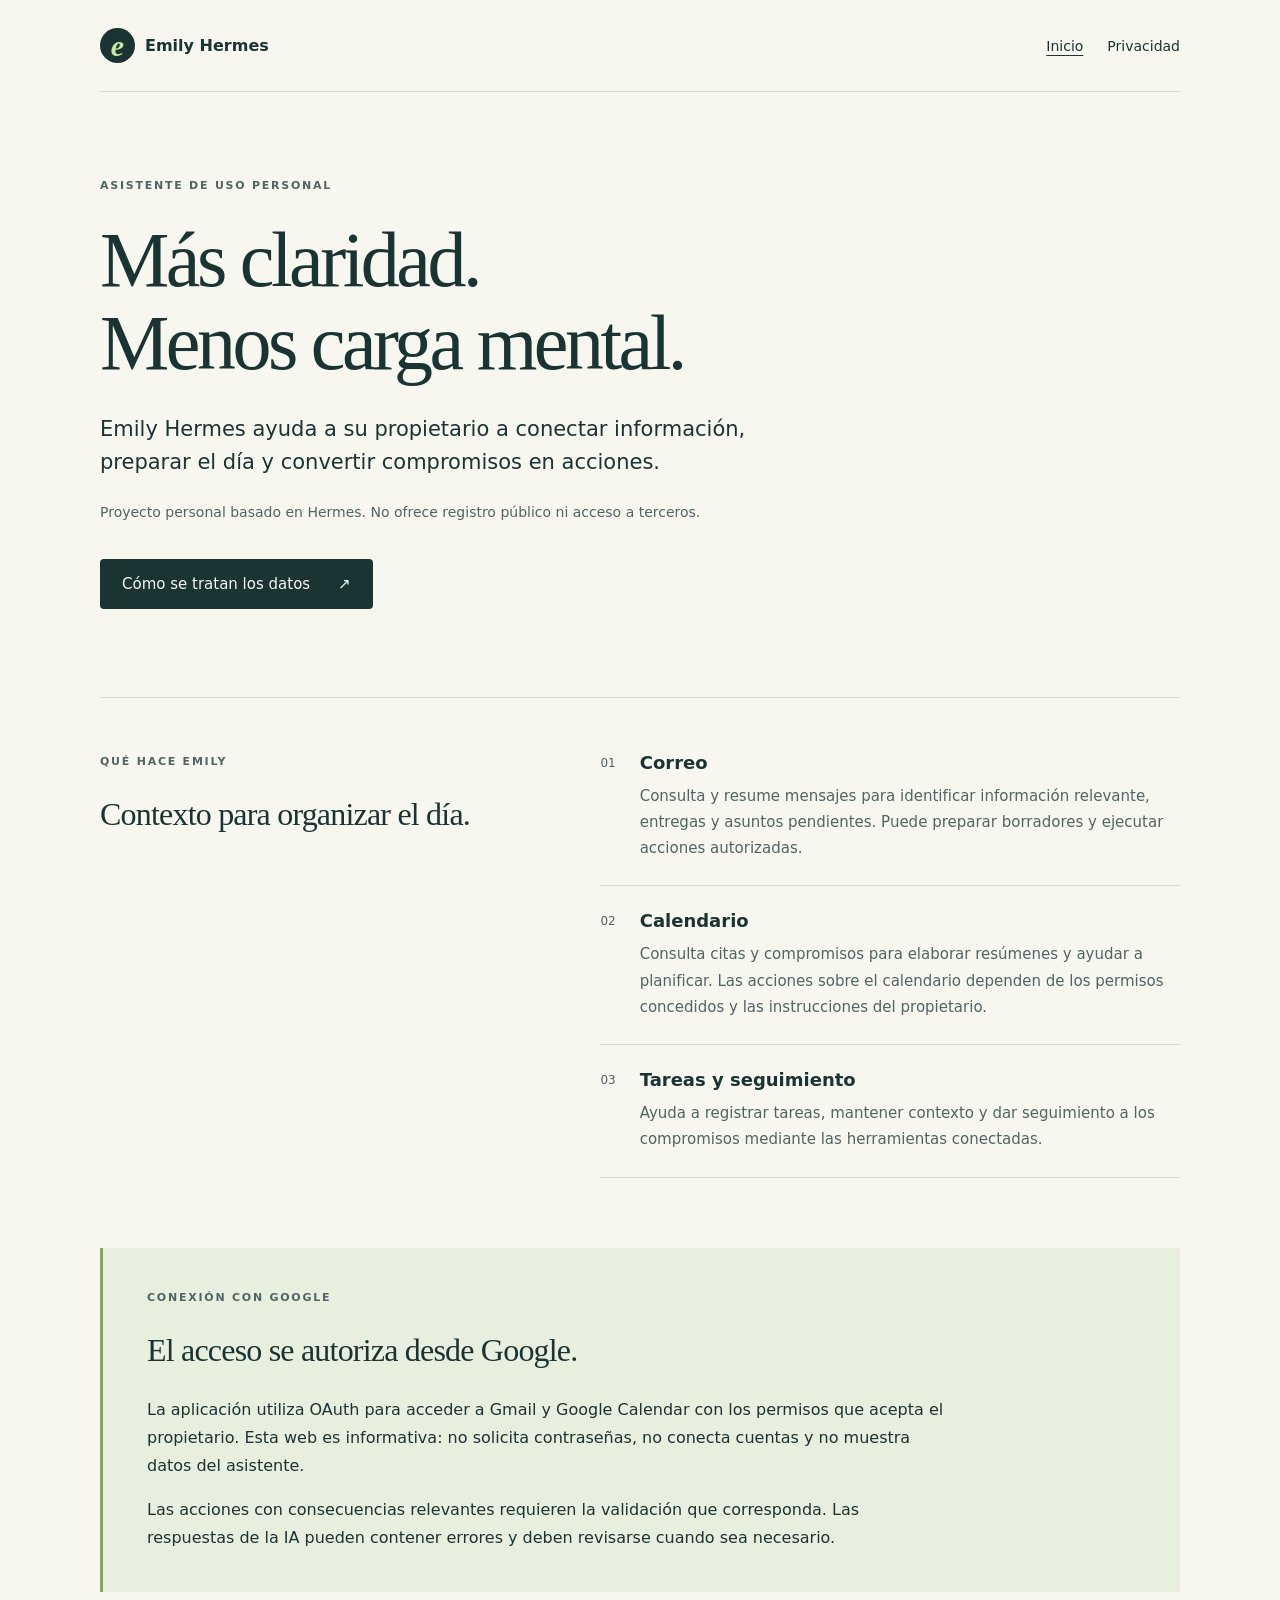
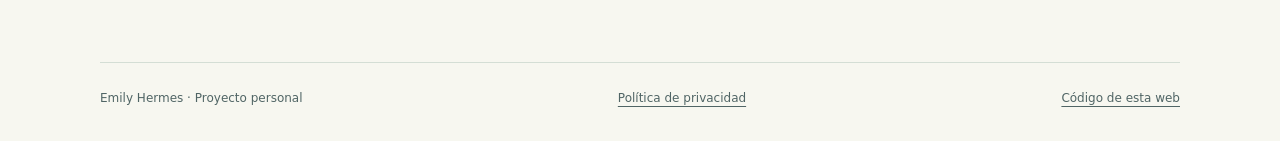
<file: index.html>
<!doctype html>
<html lang="es">
<head>
  <meta charset="utf-8">
  <meta name="viewport" content="width=device-width, initial-scale=1">
  <meta name="description" content="Emily Hermes es un asistente de uso personal que ayuda a organizar correo, calendario y tareas.">
  <title>Emily Hermes · Asistente personal</title>
  <link rel="stylesheet" href="styles.css">
</head>
<body>
  <a class="skip" href="#contenido">Saltar al contenido</a>
  <header class="wrap header"><a class="brand" href="./" aria-label="Emily Hermes, inicio"><span class="mark" aria-hidden="true">e</span> Emily Hermes</a><nav aria-label="Principal"><a aria-current="page" href="./">Inicio</a><a href="privacidad/">Privacidad</a></nav></header>
  <main id="contenido" class="wrap">
    <section class="hero">
      <p class="eyebrow">ASISTENTE DE USO PERSONAL</p>
      <h1>Más claridad.<br>Menos carga mental.</h1>
      <p class="intro">Emily Hermes ayuda a su propietario a conectar información, preparar el día y convertir compromisos en acciones.</p>
      <p class="note">Proyecto personal basado en Hermes. No ofrece registro público ni acceso a terceros.</p>
      <a class="button" href="privacidad/">Cómo se tratan los datos <span aria-hidden="true">↗</span></a>
    </section>
    <section class="section" aria-labelledby="capacidades"><div><p class="eyebrow">QUÉ HACE EMILY</p><h2 id="capacidades">Contexto para organizar el día.</h2></div><div class="rows">
      <article><span class="number">01</span><div><h3>Correo</h3><p>Consulta y resume mensajes para identificar información relevante, entregas y asuntos pendientes. Puede preparar borradores y ejecutar acciones autorizadas.</p></div></article>
      <article><span class="number">02</span><div><h3>Calendario</h3><p>Consulta citas y compromisos para elaborar resúmenes y ayudar a planificar. Las acciones sobre el calendario dependen de los permisos concedidos y las instrucciones del propietario.</p></div></article>
      <article><span class="number">03</span><div><h3>Tareas y seguimiento</h3><p>Ayuda a registrar tareas, mantener contexto y dar seguimiento a los compromisos mediante las herramientas conectadas.</p></div></article>
    </div></section>
    <section class="statement"><p class="eyebrow">CONEXIÓN CON GOOGLE</p><h2>El acceso se autoriza desde Google.</h2><p>La aplicación utiliza OAuth para acceder a Gmail y Google Calendar con los permisos que acepta el propietario. Esta web es informativa: no solicita contraseñas, no conecta cuentas y no muestra datos del asistente.</p><p>Las acciones con consecuencias relevantes requieren la validación que corresponda. Las respuestas de la IA pueden contener errores y deben revisarse cuando sea necesario.</p></section>
  </main>
  <footer class="wrap footer"><span>Emily Hermes · Proyecto personal</span><a href="privacidad/">Política de privacidad</a><a href="https://github.com/alvarocv90/emily-hermes-info">Código de esta web</a></footer>
</body></html>
</file>
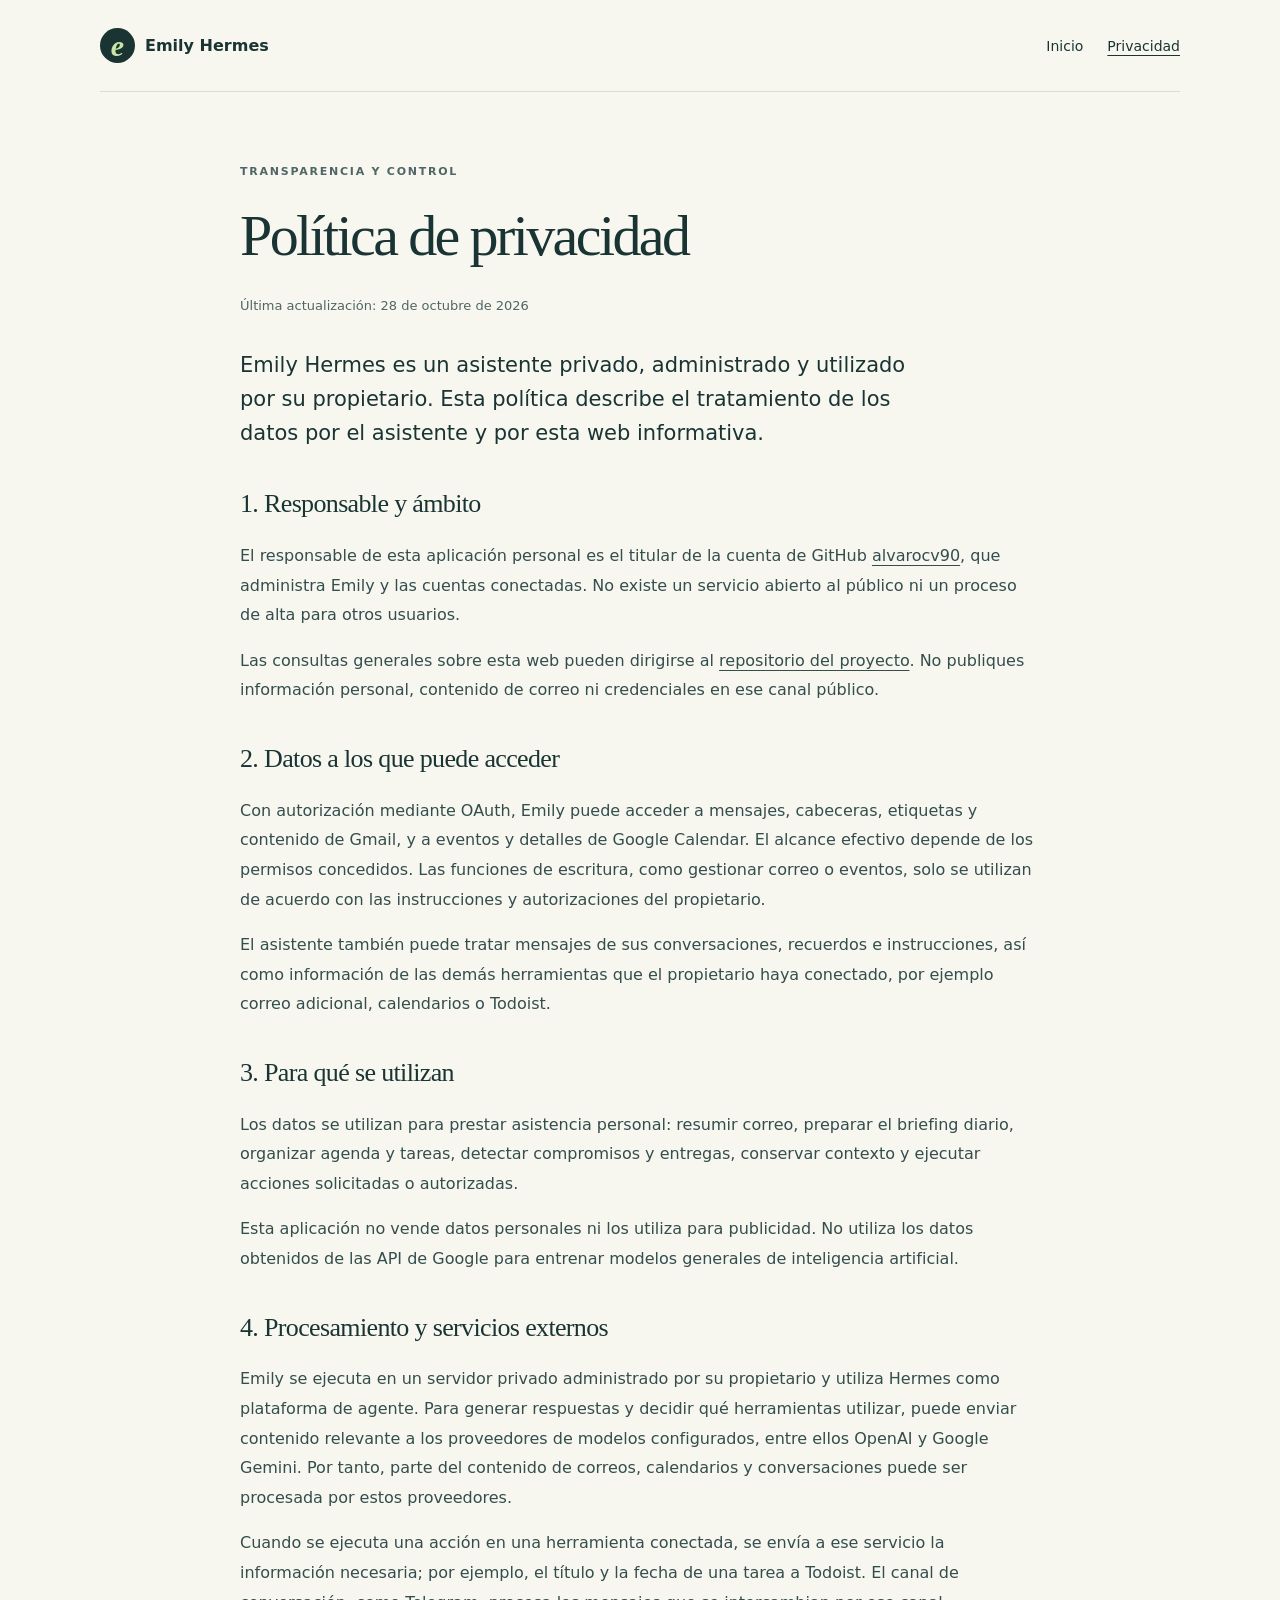
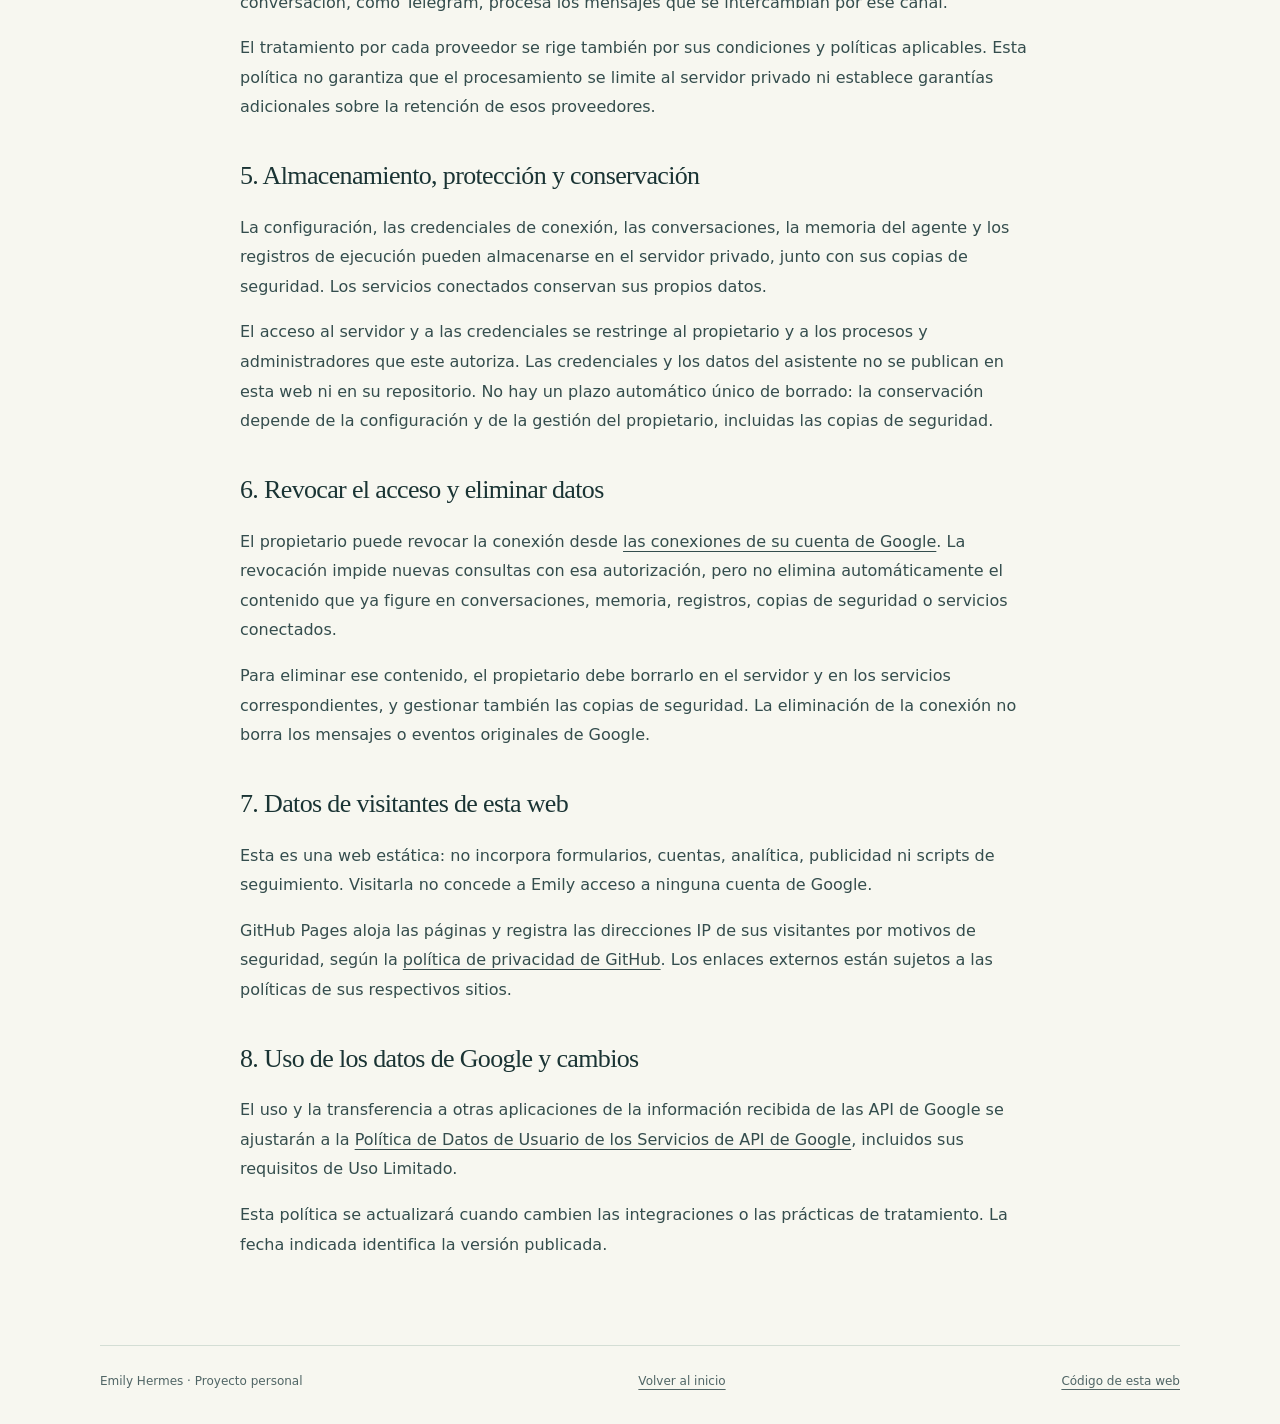
<file: privacidad/index.html>
<!doctype html>
<html lang="es">
<head><meta charset="utf-8"><meta name="viewport" content="width=device-width, initial-scale=1"><meta name="description" content="Cómo Emily Hermes accede, utiliza, almacena y comparte los datos de su propietario."><title>Política de privacidad · Emily Hermes</title><link rel="stylesheet" href="../styles.css"></head>
<body>
  <a class="skip" href="#contenido">Saltar al contenido</a>
  <header class="wrap header"><a class="brand" href="../"><span class="mark" aria-hidden="true">e</span> Emily Hermes</a><nav aria-label="Principal"><a href="../">Inicio</a><a aria-current="page" href="./">Privacidad</a></nav></header>
  <main id="contenido" class="wrap policy">
    <p class="eyebrow">TRANSPARENCIA Y CONTROL</p><h1>Política de privacidad</h1><p class="updated">Última actualización: 28 de octubre de 2026</p>
    <p class="intro">Emily Hermes es un asistente privado, administrado y utilizado por su propietario. Esta política describe el tratamiento de los datos por el asistente y por esta web informativa.</p>
    <section><h2>1. Responsable y ámbito</h2><p>El responsable de esta aplicación personal es el titular de la cuenta de GitHub <a href="https://github.com/alvarocv90">alvarocv90</a>, que administra Emily y las cuentas conectadas. No existe un servicio abierto al público ni un proceso de alta para otros usuarios.</p><p>Las consultas generales sobre esta web pueden dirigirse al <a href="https://github.com/alvarocv90/emily-hermes-info/issues">repositorio del proyecto</a>. No publiques información personal, contenido de correo ni credenciales en ese canal público.</p></section>
    <section><h2>2. Datos a los que puede acceder</h2><p>Con autorización mediante OAuth, Emily puede acceder a mensajes, cabeceras, etiquetas y contenido de Gmail, y a eventos y detalles de Google Calendar. El alcance efectivo depende de los permisos concedidos. Las funciones de escritura, como gestionar correo o eventos, solo se utilizan de acuerdo con las instrucciones y autorizaciones del propietario.</p><p>El asistente también puede tratar mensajes de sus conversaciones, recuerdos e instrucciones, así como información de las demás herramientas que el propietario haya conectado, por ejemplo correo adicional, calendarios o Todoist.</p></section>
    <section><h2>3. Para qué se utilizan</h2><p>Los datos se utilizan para prestar asistencia personal: resumir correo, preparar el briefing diario, organizar agenda y tareas, detectar compromisos y entregas, conservar contexto y ejecutar acciones solicitadas o autorizadas.</p><p>Esta aplicación no vende datos personales ni los utiliza para publicidad. No utiliza los datos obtenidos de las API de Google para entrenar modelos generales de inteligencia artificial.</p></section>
    <section><h2>4. Procesamiento y servicios externos</h2><p>Emily se ejecuta en un servidor privado administrado por su propietario y utiliza Hermes como plataforma de agente. Para generar respuestas y decidir qué herramientas utilizar, puede enviar contenido relevante a los proveedores de modelos configurados, entre ellos OpenAI y Google Gemini. Por tanto, parte del contenido de correos, calendarios y conversaciones puede ser procesada por estos proveedores.</p><p>Cuando se ejecuta una acción en una herramienta conectada, se envía a ese servicio la información necesaria; por ejemplo, el título y la fecha de una tarea a Todoist. El canal de conversación, como Telegram, procesa los mensajes que se intercambian por ese canal.</p><p>El tratamiento por cada proveedor se rige también por sus condiciones y políticas aplicables. Esta política no garantiza que el procesamiento se limite al servidor privado ni establece garantías adicionales sobre la retención de esos proveedores.</p></section>
    <section><h2>5. Almacenamiento, protección y conservación</h2><p>La configuración, las credenciales de conexión, las conversaciones, la memoria del agente y los registros de ejecución pueden almacenarse en el servidor privado, junto con sus copias de seguridad. Los servicios conectados conservan sus propios datos.</p><p>El acceso al servidor y a las credenciales se restringe al propietario y a los procesos y administradores que este autoriza. Las credenciales y los datos del asistente no se publican en esta web ni en su repositorio. No hay un plazo automático único de borrado: la conservación depende de la configuración y de la gestión del propietario, incluidas las copias de seguridad.</p></section>
    <section><h2>6. Revocar el acceso y eliminar datos</h2><p>El propietario puede revocar la conexión desde <a href="https://myaccount.google.com/connections">las conexiones de su cuenta de Google</a>. La revocación impide nuevas consultas con esa autorización, pero no elimina automáticamente el contenido que ya figure en conversaciones, memoria, registros, copias de seguridad o servicios conectados.</p><p>Para eliminar ese contenido, el propietario debe borrarlo en el servidor y en los servicios correspondientes, y gestionar también las copias de seguridad. La eliminación de la conexión no borra los mensajes o eventos originales de Google.</p></section>
    <section><h2>7. Datos de visitantes de esta web</h2><p>Esta es una web estática: no incorpora formularios, cuentas, analítica, publicidad ni scripts de seguimiento. Visitarla no concede a Emily acceso a ninguna cuenta de Google.</p><p>GitHub Pages aloja las páginas y registra las direcciones IP de sus visitantes por motivos de seguridad, según la <a href="https://docs.github.com/en/site-policy/privacy-policies/github-general-privacy-statement">política de privacidad de GitHub</a>. Los enlaces externos están sujetos a las políticas de sus respectivos sitios.</p></section>
    <section><h2>8. Uso de los datos de Google y cambios</h2><p>El uso y la transferencia a otras aplicaciones de la información recibida de las API de Google se ajustarán a la <a href="https://developers.google.com/terms/api-services-user-data-policy">Política de Datos de Usuario de los Servicios de API de Google</a>, incluidos sus requisitos de Uso Limitado.</p><p>Esta política se actualizará cuando cambien las integraciones o las prácticas de tratamiento. La fecha indicada identifica la versión publicada.</p></section>
  </main>
  <footer class="wrap footer"><span>Emily Hermes · Proyecto personal</span><a href="../">Volver al inicio</a><a href="https://github.com/alvarocv90/emily-hermes-info">Código de esta web</a></footer>
</body></html>
</file>
<file: styles.css>
:root{--ink:#1a3434;--muted:#506565;--paper:#f7f7f0;--line:#d4ded5;--accent:#c8e7a4;--white:#fff; font-family:system-ui,-apple-system,BlinkMacSystemFont,"Segoe UI",sans-serif;color:var(--ink);background:var(--paper);font-synthesis:none}*{box-sizing:border-box}body{margin:0}a{color:inherit;text-underline-offset:4px}a:hover{text-decoration-thickness:2px}a:focus-visible{outline:3px solid #476b29;outline-offset:5px}.wrap{width:min(1080px,calc(100% - 64px));margin-inline:auto}.header{display:flex;justify-content:space-between;align-items:center;gap:24px;padding-block:28px;border-bottom:1px solid var(--line)}.brand{display:flex;align-items:center;gap:10px;font-weight:700;text-decoration:none}.mark{display:grid;place-items:center;width:35px;height:35px;border-radius:50%;background:var(--ink);color:var(--accent);font-family:Georgia,serif;font-size:30px;font-style:italic}.header nav{display:flex;gap:24px;font-size:14px}.header nav a{text-decoration:none}.header nav a[aria-current]{text-decoration:underline}.hero{padding:84px 0 88px;max-width:800px}.eyebrow{font-size:11px;letter-spacing:.16em;font-weight:750;margin:0 0 24px;color:var(--muted)}h1,h2,h3,p{margin-top:0}h1{font-family:Georgia,"Times New Roman",serif;font-weight:400;letter-spacing:-.045em;font-size:clamp(46px,7vw,78px);line-height:1.06;margin-bottom:28px}.intro{font-size:21px;line-height:1.6;max-width:700px}.note{font-size:14px;color:var(--muted);line-height:1.7}.button{display:inline-flex;gap:28px;align-items:center;background:var(--ink);color:var(--paper);padding:16px 22px;border-radius:4px;text-decoration:none;margin-top:20px;font-size:15px}.button:hover{background:#294c45}.section{border-top:1px solid var(--line);padding-block:54px 70px;display:grid;grid-template-columns:.85fr 1.15fr;gap:72px}h2{font-family:Georgia,"Times New Roman",serif;font-weight:400;font-size:32px;line-height:1.2;letter-spacing:-.025em}.rows article{display:flex;gap:24px;padding-block:24px;border-bottom:1px solid var(--line)}.rows article:first-child{padding-top:0}.number{font-size:12px;color:var(--muted);padding-top:4px}h3{font-size:18px;margin-bottom:10px}p{line-height:1.75}article p{font-size:15px;color:var(--muted);margin-bottom:0}.statement{padding:40px 44px;background:#e8efdf;border-left:3px solid #81a954;margin-bottom:70px}.statement p{max-width:800px}.statement p:last-child{margin-bottom:0}.footer{display:flex;flex-wrap:wrap;gap:20px;justify-content:space-between;border-top:1px solid var(--line);padding-block:28px 36px;color:var(--muted);font-size:12px}.policy{max-width:800px;padding-block:70px}.policy h1{font-size:clamp(40px,6vw,58px)}.updated{font-size:13px;color:var(--muted);margin-bottom:32px}.policy section{margin-top:38px}.policy h2{font-size:26px}.policy section p{font-size:16px;line-height:1.85;color:#344d4d}.skip{position:absolute;top:-100px;left:16px;padding:12px;background:var(--white);z-index:2}.skip:focus{top:12px}@media(max-width:650px){.wrap{width:calc(100% - 36px)}.header{padding-block:20px;gap:12px}.brand{font-size:14px}.header nav{gap:14px;font-size:12px}.mark{width:29px;height:29px;font-size:24px}.hero{padding:56px 0}.intro{font-size:18px}.section{grid-template-columns:1fr;gap:22px;padding-block:36px 44px}.section h2{max-width:300px}.statement{padding:28px 24px;margin-bottom:44px}.footer{display:grid;gap:12px}.policy{padding-block:44px}.policy section p{font-size:15px}}
</file>
